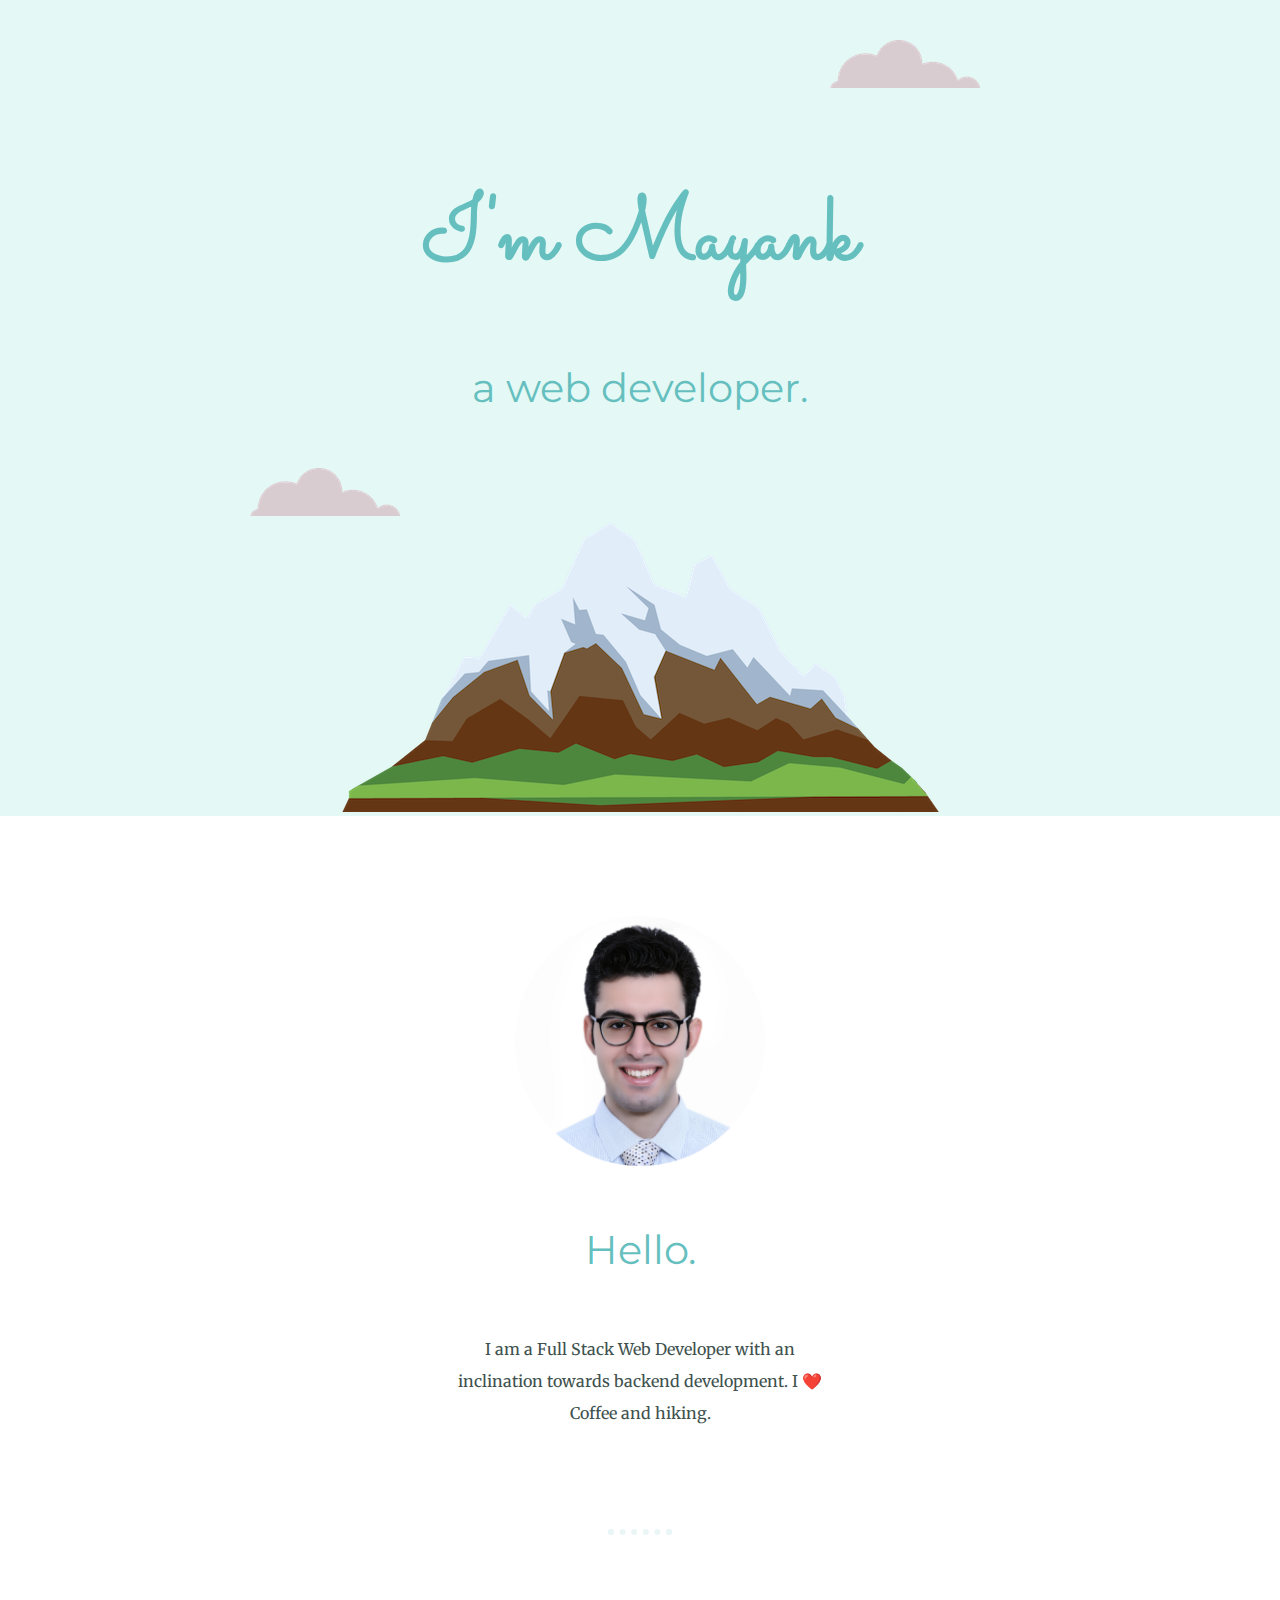
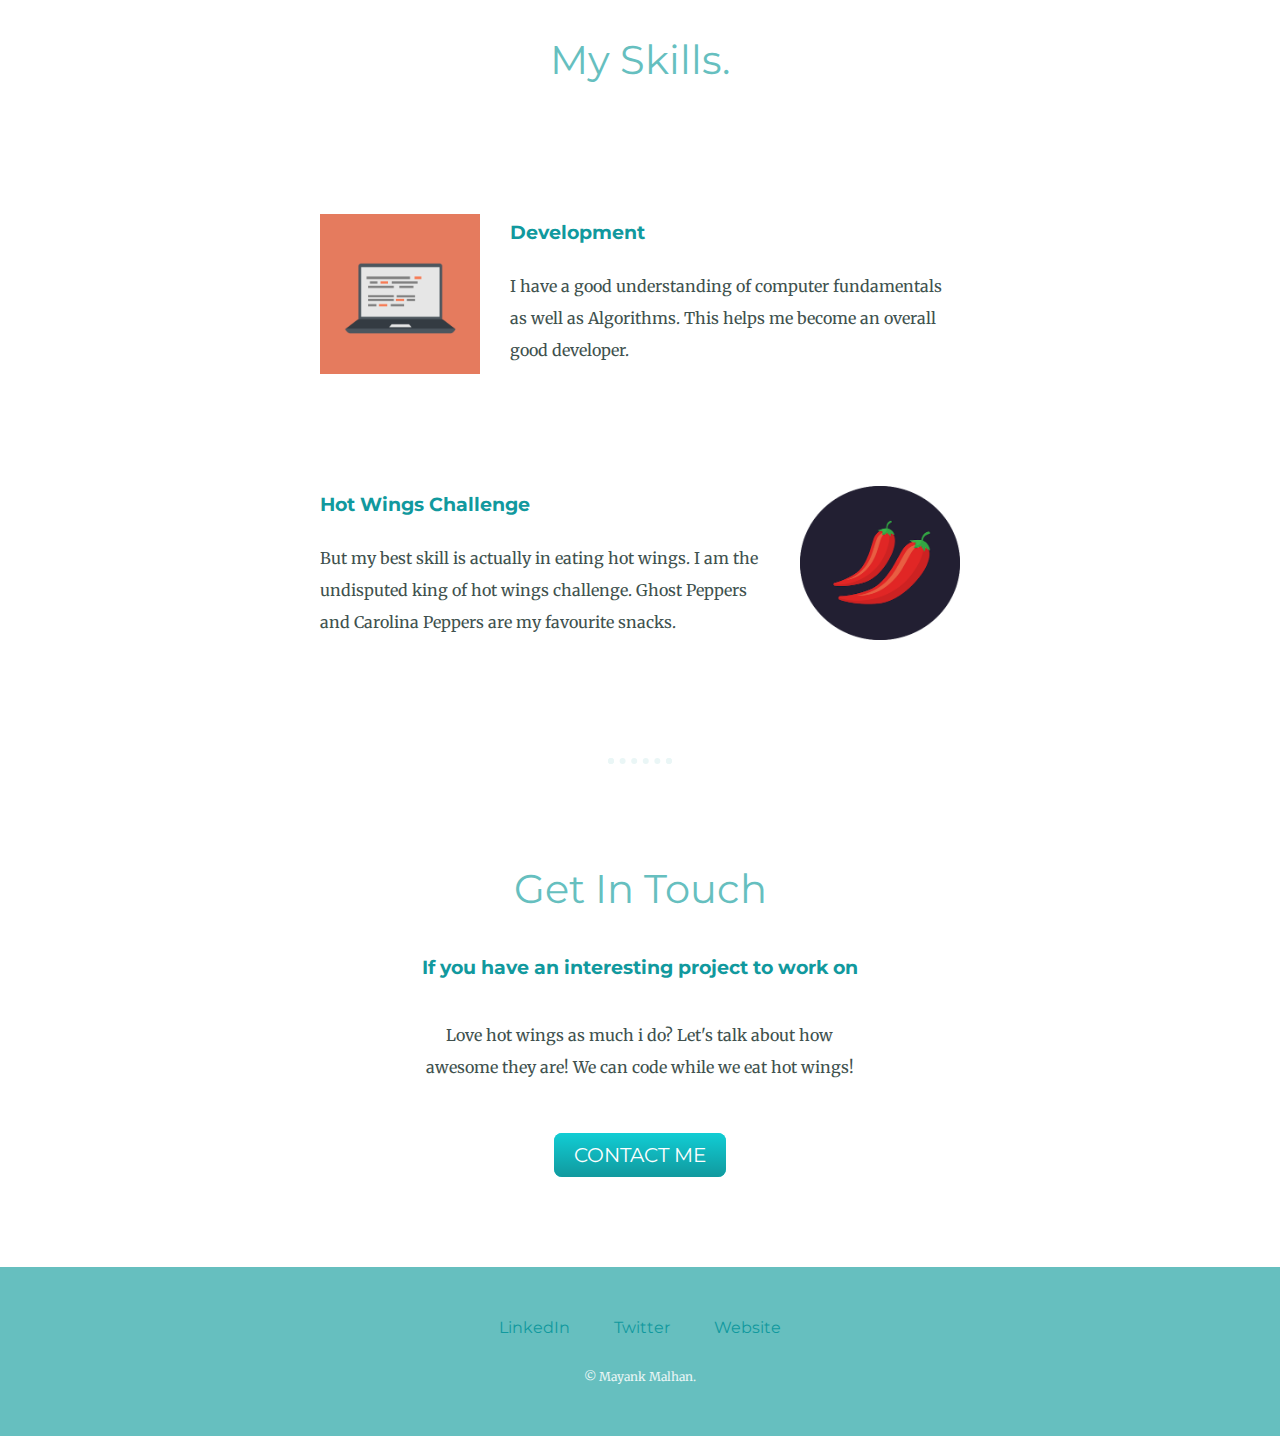
<file: index.html>
<!DOCTYPE html>
<html lang="en">
<head>
    <meta charset="UTF-8">
    <meta http-equiv="X-UA-Compatible" content="IE=edge">
    <meta name="viewport" content="width=device-width, initial-scale=1.0">
    <link rel="stylesheet" href="css/styles.css">
    <link rel="preconnect" href="https://fonts.googleapis.com">
    <link rel="preconnect" href="https://fonts.gstatic.com" crossorigin>
    <link href="https://fonts.googleapis.com/css2?family=Merriweather&family=Montserrat&family=Sacramento&display=swap" rel="stylesheet">
    <link rel="icon" href="favicon.ico?v=2">
    <title>Mayank Malhan</title>
</head>
<body>
    <div class="top-container">
        <img class="top-cloud" src="images/cloud.png" alt="cloud">
        <h1>I'm Mayank</h1>
        <h2>a web developer.</h2>
        <img class="bottom-cloud" src="images/cloud.png" alt="cloud">
        <img src="images/mountain.png" alt="">
    </div>

    <div class="middle-container">
        <div class="profile">
          <img class="self-img" src="images/Mayank-newphoto-modified.png" alt="mayank's photo" width="250px" height="auto">
          <h2>Hello.</h2>
          <p>I am a Full Stack Web Developer with an inclination towards backend development. I ❤️ Coffee and hiking.</p>
        </div>
        <hr>
        <div class="skills">
          <h2>My Skills.</h2>
          <div class="skill-row">
            <img class="code-img" src="images/computer.png" alt="">
            <h3>Development</h3>
            <p>I have a good understanding of computer fundamentals as well as Algorithms. This helps me become an overall good developer. </p>
          </div>
          <div class="skill-row">
            <img class="chilli-img" src="images/chillies.png" alt="">
            <h3>Hot Wings Challenge</h3>
            <p>But my best skill is actually in eating hot wings. I am the undisputed king of hot wings challenge. Ghost Peppers and Carolina Peppers are my favourite snacks.</p>
          </div>
        </div>
        <hr>
        <div class="contact-me">
          <h2>Get In Touch</h2>
          <h3>If you have an interesting project to work on</h3>
          <p class="contact-message">Love hot wings as much i do? Let's talk about how awesome they are! We can code while we eat hot wings!</p>
          <a class="btn" href="mailto:sahil.malhan00@gmail.com">CONTACT ME</a>
        </div>
      </div>
      
      <div class="bottom-container">
        <a class="footer-link" href="https://www.linkedin.com/in/mayank-malhan-0b320916b/" target="_blank">LinkedIn</a>
        <a class="footer-link" href="https://twitter.com/MalhanMayank" target="_blank">Twitter</a>
        <a class="footer-link" href="https://mayankmalhan123.github.io/personal-site/">Website</a>
        <p class="copyright">© Mayank Malhan.</p>
      </div>
</body>
</html>
</file>
<file: css/styles.css>
body {
    color: #40514E;
    margin: 0;
    text-align: center;
    font-family: 'Merriweather', serif;
}

h1 {
    font-size: 5.625rem;
    margin: 50px auto 0;
    font-family: 'Sacramento', cursive;
    line-height: 2;
    color: #66BFBF;
}

h2 {
    font-size: 2.5rem;
    font-family: 'Montserrat', sans-serif;
    font-weight: normal;
    color: #66BFBF;
    padding-bottom: 10px;
}

h3 {
    font-family: 'Montserrat', sans-serif;
    color: #11999E;
}

a {
    color: #11999E;
    margin: 10px 20px;
    font-family: 'Montserrat', sans-serif;
    text-decoration: none;
}

a:hover {
    color: #EAF6F6;
}

hr{
    border: dotted #EAF6F6 6px;
    border-bottom: none;
    width: 4%;
    margin: 100px auto;
}

.profile {
    width: 30%;
    line-height: 2;
    margin: 70px auto;
}

.skill-row {
    width: 50%;
    margin: 120px auto;
    text-align: left;
    line-height: 2;
}

.contact-message {
    width: 36%;
    margin: 40px auto 60px;
    line-height: 2;
}

.code-img {
    width: 25%;
    float: left;
    margin-right: 30px;
}

.chilli-img {
    width: 25%;
    float: right;
    margin-left: 30px;
}

.top-container {
    background-color: #E4F9F5;
    position: relative;
    padding-top: 100px;
}

.middle-container {
    margin: 100px 0;
}

.bottom-container {
    background-color: #66BFBF;
    padding: 50px 0 20px;
}

.top-cloud {
    position: absolute;
    right: 300px;
    top: 40px;
}

.bottom-cloud {
    position: absolute;
    left: 250px;
    bottom: 300px;
}

.copyright {
    color: #EAF6F6;
    font-size: 0.75rem;
    padding: 20px 0;
}

.btn {
    background: #11cdd4;
    background-image: -webkit-linear-gradient(top, #11cdd4, #11999e);
    background-image: -moz-linear-gradient(top, #11cdd4, #11999e);
    background-image: -ms-linear-gradient(top, #11cdd4, #11999e);
    background-image: -o-linear-gradient(top, #11cdd4, #11999e);
    background-image: linear-gradient(to bottom, #11cdd4, #11999e);
    -webkit-border-radius: 8;
    -moz-border-radius: 8;
    border-radius: 8px;
    font-family: 'Montserrat', sans-serif;
    color: #ffffff;
    font-size: 20px;
    padding: 10px 20px 10px 20px;
    text-decoration: none;
  }
  
  .btn:hover {
    background: #30e3cb;
    background-image: -webkit-linear-gradient(top, #30e3cb, #2bc4ad);
    background-image: -moz-linear-gradient(top, #30e3cb, #2bc4ad);
    background-image: -ms-linear-gradient(top, #30e3cb, #2bc4ad);
    background-image: -o-linear-gradient(top, #30e3cb, #2bc4ad);
    background-image: linear-gradient(to bottom, #30e3cb, #2bc4ad);
    text-decoration: none;
  }
</file>
